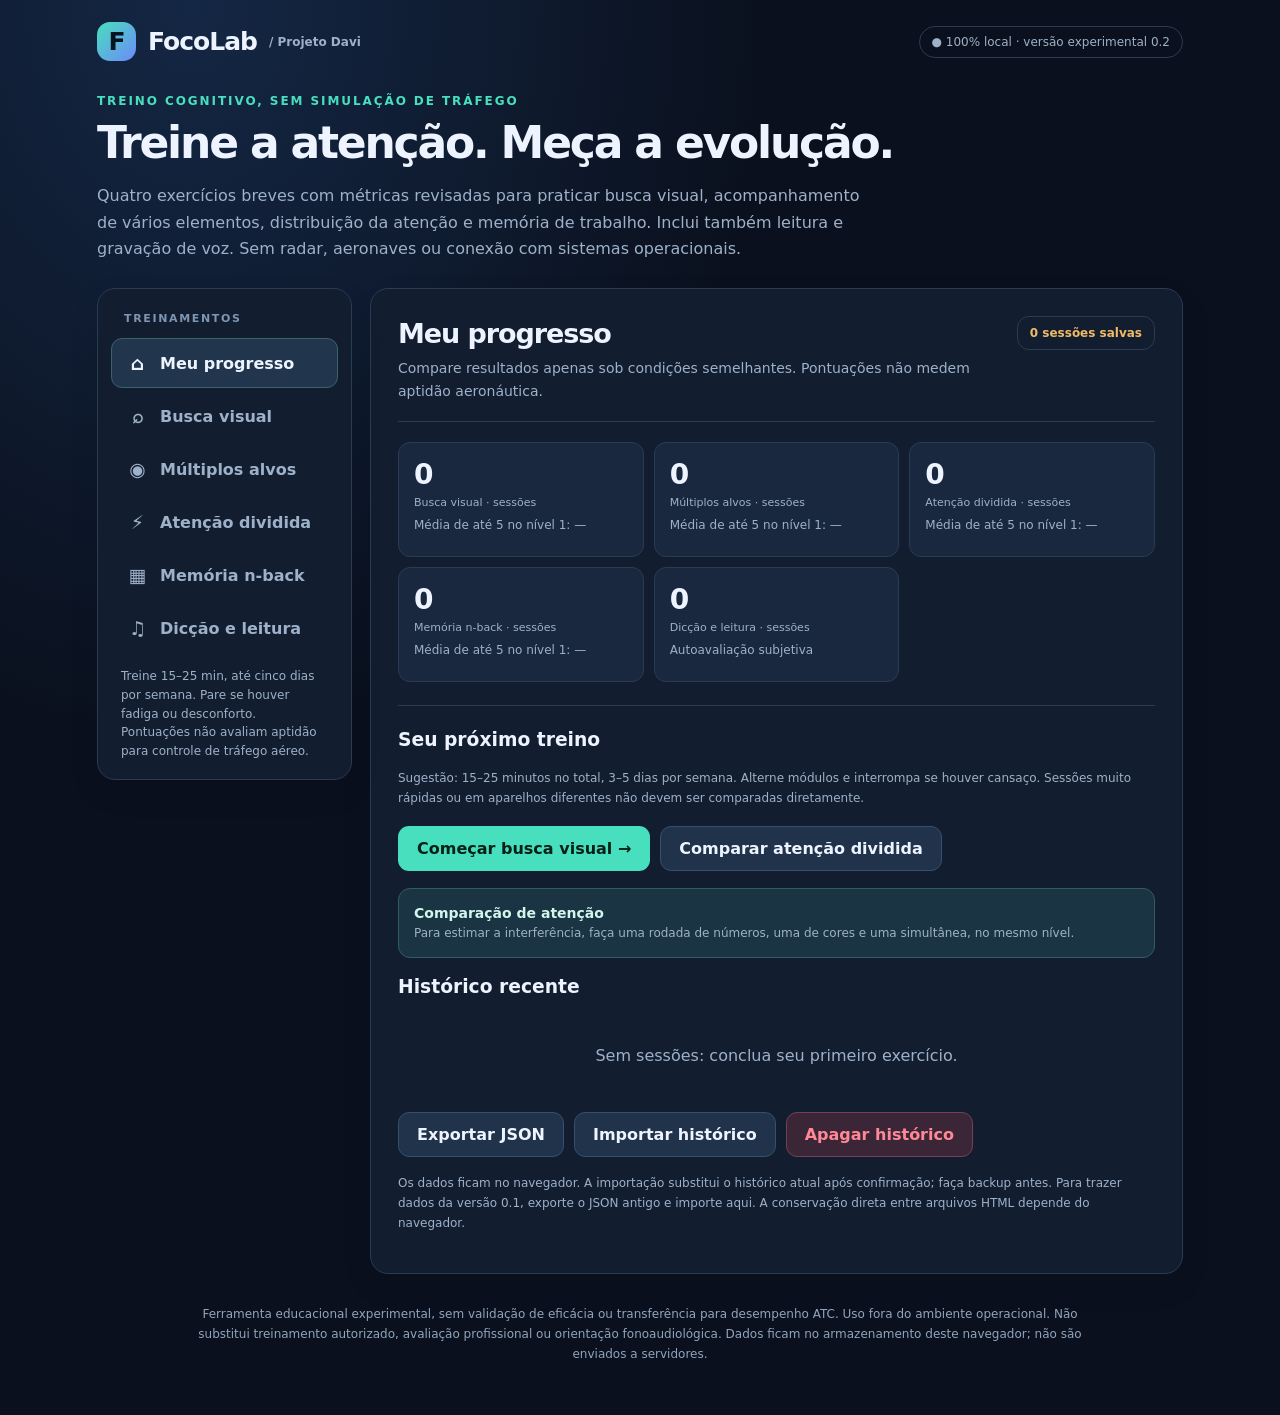
<file: focolab-android/app/src/main/assets/focolab.html>
<!doctype html>
<html lang="pt-BR">
<head>
<meta charset="UTF-8" />
<meta name="viewport" content="width=device-width,initial-scale=1" />
<meta name="color-scheme" content="dark" />
<title>FocoLab | Projeto Davi</title>
<style>
:root{--bg:#0a101d;--panel:#121d30;--panel2:#192840;--line:#2a3b54;--text:#edf4ff;--muted:#9eb1c9;--accent:#48dfbe;--gold:#f0bb67;--danger:#ff8796;--violet:#b2a6ff;--radius:18px}
*{box-sizing:border-box}body{margin:0;background:radial-gradient(ellipse at 15% 0%,#142744 0%,transparent 38%),var(--bg);color:var(--text);font-family:Inter,ui-sans-serif,system-ui,-apple-system,Segoe UI,Arial,sans-serif;min-height:100vh}button,input,select{font:inherit}button{cursor:pointer}button:focus-visible,[tabindex]:focus-visible{outline:3px solid var(--accent);outline-offset:3px}a{color:var(--accent)}.wrap{max-width:1130px;margin:auto;padding:22px 22px 50px}.top{display:flex;justify-content:space-between;align-items:center;gap:16px;flex-wrap:wrap;margin-bottom:33px}.brand{display:flex;gap:12px;align-items:center;font-weight:800;letter-spacing:-.04em;font-size:25px}.brandicon{background:linear-gradient(135deg,var(--accent),#6d8af9);color:#061421;width:39px;height:39px;border-radius:13px;display:grid;place-items:center;font-weight:900}.tag{border:1px solid var(--line);color:var(--muted);font-size:12px;border-radius:99px;padding:8px 12px}.intro{margin:0 0 26px}.eyebrow{font-size:12px;text-transform:uppercase;letter-spacing:.16em;color:var(--accent);font-weight:800}.intro h1{font-size:clamp(27px,4vw,44px);margin:10px 0;letter-spacing:-.05em;line-height:1.12}.lead{color:var(--muted);line-height:1.65;max-width:770px}.layout{display:grid;grid-template-columns:255px minmax(0,1fr);gap:18px}.panel{background:var(--panel);border:1px solid var(--line);border-radius:var(--radius);box-shadow:0 12px 34px #0001}.side{padding:13px;align-self:start;position:sticky;top:15px}.navlabel{font-size:11px;letter-spacing:.15em;text-transform:uppercase;color:#7e96b3;font-weight:800;padding:10px 13px}.navbtn{display:flex;align-items:center;gap:10px;width:100%;padding:13px;border:1px solid transparent;background:transparent;color:var(--muted);border-radius:11px;margin:3px 0;text-align:left;font-weight:700}.navbtn.active{background:#21364c;border-color:#39626d;color:var(--text)}.navbtn:hover{background:#1a2a3c}.navbtn .sym{font-size:19px;width:25px;text-align:center}.hint{margin:14px 10px 6px;font-size:12px;line-height:1.55;color:var(--muted)}.content{padding:27px;min-height:525px}.head{display:flex;gap:18px;justify-content:space-between;align-items:flex-start;flex-wrap:wrap;border-bottom:1px solid var(--line);padding-bottom:19px;margin-bottom:20px}.head h2{font-size:27px;letter-spacing:-.04em;margin:2px 0 8px}.desc{font-size:14px;line-height:1.6;color:var(--muted);max-width:580px;margin:0}.level{border:1px solid var(--line);padding:9px 12px;border-radius:12px;color:var(--gold);font-size:12px;font-weight:800;white-space:nowrap}.btn{background:var(--accent);color:#052017;font-weight:850;border:1px solid transparent;padding:12px 18px;border-radius:11px;transition:transform .1s}.btn:hover{transform:translateY(-1px)}.btn.secondary{background:#21334a;border-color:#34506d;color:var(--text)}.btn.danger{color:var(--danger);background:#3a2637;border-color:#744053}.btn:disabled{opacity:.45;cursor:default}.actions{display:flex;flex-wrap:wrap;gap:10px;align-items:center;margin:17px 0}.small{font-size:12px;color:var(--muted);line-height:1.65}.hstack{display:flex;gap:12px;align-items:center;flex-wrap:wrap}.statgrid{display:grid;grid-template-columns:repeat(3,minmax(0,1fr));gap:10px}.stat{padding:15px;background:#19283e;border:1px solid var(--line);border-radius:12px}.stat strong{font-size:24px;display:block;letter-spacing:-.04em}.stat span{font-size:11px;color:var(--muted)}.section{margin:18px 0}.sep{height:1px;background:var(--line);margin:23px 0}.message{padding:13px 15px;background:#1b3443;border:1px solid #315c66;border-radius:12px;margin:13px 0;color:#d1f7ed;font-size:14px;line-height:1.6}.warn{background:#3a3028;border-color:#635144;color:#ffdaac}.prompt{padding:14px 18px;background:var(--panel2);border-radius:12px;display:flex;align-items:center;justify-content:space-between;gap:15px;flex-wrap:wrap}.target{font-size:33px;font-weight:900;letter-spacing:.02em}.visualgrid{margin-top:16px;display:grid;grid-template-columns:repeat(var(--cols),minmax(0,1fr));gap:4px;max-width:730px}.tile{min-width:0;aspect-ratio:1;background:#1d2d45;border:1px solid #354b68;border-radius:7px;color:#fff;font-weight:850;font-size:clamp(13px,2.3vw,25px);display:grid;place-items:center;padding:0}.tile:hover{background:#2c4561}.status{font-weight:800;color:var(--accent)}.display{background:#0b1627;border:1px solid var(--line);border-radius:14px;min-height:225px;display:grid;place-items:center;margin:15px 0;padding:20px;text-align:center}.display .big{font-size:clamp(38px,7vw,66px);font-weight:900;letter-spacing:-.05em}.display small{color:var(--muted)}.dualcols{display:grid;grid-template-columns:1fr 1fr;gap:12px}.dualbox{min-height:220px;border:1px solid var(--line);background:var(--panel2);border-radius:15px;padding:22px;text-align:center;display:flex;flex-direction:column;align-items:center;justify-content:space-between}.duallabel{color:var(--muted);font-size:13px}.dualvalue{font-size:56px;font-weight:900;line-height:1.1}.bluecolor{color:#77baff}.othercolor{color:#ffc178}.kbd{font-size:11px;color:var(--muted)}.canvaswrap{width:100%;max-width:730px;margin:15px auto}#trackcanvas{width:100%;height:auto;aspect-ratio:2 / 1;background:#091322;border:1px solid #30445e;border-radius:15px;display:block;touch-action:manipulation;cursor:crosshair}.progress{height:8px;background:#26344c;overflow:hidden;border-radius:10px;margin:14px 0}.progress > div{height:100%;background:linear-gradient(90deg,var(--accent),#6d8af9);transition:width .15s;width:0}.voicequote{font-size:clamp(19px,3vw,28px);line-height:1.5;font-weight:650;background:#1a2a40;border-left:4px solid var(--gold);border-radius:8px;padding:22px}.range{width:100%;accent-color:var(--accent)}audio{width:100%;max-width:530px;margin-top:10px}.history{width:100%;border-collapse:collapse;font-size:13px}.history th,.history td{text-align:left;border-bottom:1px solid var(--line);padding:11px 8px}.history th{color:var(--muted);font-size:11px;text-transform:uppercase;letter-spacing:.07em}.ghost{opacity:.75}.footer{font-size:12px;line-height:1.7;color:#91a4bc;margin:30px auto 0;max-width:900px;text-align:center}.metricsrow{display:flex;justify-content:space-between;align-items:center;gap:12px}.minichip{border-radius:20px;background:#253448;padding:5px 9px;font-size:12px;color:#c8daf2}.toast{position:fixed;bottom:18px;right:18px;background:#255247;border:1px solid #4b8d80;border-radius:12px;padding:13px 18px;max-width:420px;box-shadow:0 15px 42px #0008;z-index:10;display:none}.toast.on{display:block}.recording{display:inline-block;width:9px;height:9px;background:#ff7186;border-radius:50%;box-shadow:0 0 0 5px #ff718622;vertical-align:middle;margin-right:5px}.tablewrap{overflow:auto}.empty{padding:30px 10px;color:var(--muted);text-align:center}@media(max-width:780px){.layout{grid-template-columns:1fr}.side{position:static;display:flex;flex-wrap:wrap;gap:4px}.navlabel,.side .hint{display:none}.navbtn{width:auto;flex:1 1 120px;padding:10px;font-size:12px;margin:0}.navbtn .sym{display:none}.content{padding:19px}.statgrid{grid-template-columns:repeat(2,1fr)}.wrap{padding:15px 12px 35px}.dualbox{min-height:180px;padding:12px}.dualvalue{font-size:45px}.tile{font-size:17px}}@media(max-width:420px){.statgrid{grid-template-columns:1fr 1fr}.intro h1{font-size:27px}.dualcols{gap:7px}.dualbox{padding:8px}.visualgrid{gap:2px}.tile{border-radius:3px;font-size:14px}.navbtn{flex-basis:105px}}
</style>
<style>
.choice{margin:8px 0 14px;padding:10px 14px;background:var(--panel2);color:var(--text);border:1px solid var(--line);border-radius:10px;min-width:230px}
.stat{min-height:115px}.stat strong{font-size:28px}.tile:disabled{cursor:not-allowed}.canvaswrap canvas{touch-action:manipulation}
@media(prefers-reduced-motion:reduce){.btn,.progress>div{transition:none}}
@media(max-width:420px){.statgrid{grid-template-columns:1fr 1fr}.stat strong{font-size:23px}.head h2{font-size:24px}.content{padding:15px}.target{font-size:27px}}
</style>
</head>
<body>
<div class="wrap">
  <header class="top"><div class="brand"><div class="brandicon">F</div> FocoLab <span style="font-size:12px;letter-spacing:0;color:var(--muted);font-weight:600">/ Projeto Davi</span></div><span class="tag">● 100% local · versão experimental 0.2</span></header>
  <section class="intro"><div class="eyebrow">Treino cognitivo, sem simulação de tráfego</div><h1>Treine a atenção. Meça a evolução.</h1><p class="lead">Quatro exercícios breves com métricas revisadas para praticar busca visual, acompanhamento de vários elementos, distribuição da atenção e memória de trabalho. Inclui também leitura e gravação de voz. Sem radar, aeronaves ou conexão com sistemas operacionais.</p></section>
  <div class="layout">
    <nav class="panel side" aria-label="Módulos">
      <div class="navlabel">Treinamentos</div>
      <button type="button" class="navbtn active" data-page="home"><span class="sym">⌂</span> Meu progresso</button>
      <button type="button" class="navbtn" data-page="scan"><span class="sym">⌕</span> Busca visual</button>
      <button type="button" class="navbtn" data-page="track"><span class="sym">◉</span> Múltiplos alvos</button>
      <button type="button" class="navbtn" data-page="dual"><span class="sym">⚡</span> Atenção dividida</button>
      <button type="button" class="navbtn" data-page="memory"><span class="sym">▦</span> Memória n-back</button>
      <button type="button" class="navbtn" data-page="voice"><span class="sym">♫</span> Dicção e leitura</button>
      <p class="hint">Treine 15–25 min, até cinco dias por semana. Pare se houver fadiga ou desconforto. Pontuações não avaliam aptidão para controle de tráfego aéreo.</p>
    </nav>
    <main id="main" class="panel content" aria-live="polite"></main>
  </div>
  <footer class="footer">Ferramenta educacional experimental, sem validação de eficácia ou transferência para desempenho ATC. Uso fora do ambiente operacional. Não substitui treinamento autorizado, avaliação profissional ou orientação fonoaudiológica. Dados ficam no armazenamento deste navegador; não são enviados a servidores.</footer>
</div>
<div id="toast" class="toast" role="status"></div>
<script>
'use strict';
const $ = (sel, root=document) => root.querySelector(sel);
const app = $('#main');
const STORE = 'davifocolab_v01'; // preserve history from 0.1
const VERSION = '0.2';
const names = {scan:'Busca visual', track:'Múltiplos alvos', dual:'Atenção dividida', memory:'Memória n-back', voice:'Dicção e leitura'};
const descriptions = {
  scan:'Localize uma combinação de forma e cor. Registre acertos, erros, omissões e latência.',
  track:'Memorize e acompanhe círculos destacados; depois confirme os alvos selecionados.',
  dual:'Compare seu desempenho em tarefa única com o desempenho ao monitorar dois fluxos.',
  memory:'Atualize uma sequência de símbolos e identifique coincidências 1-back ou 2-back.',
  voice:'Leia frases neutras, ouça sua gravação opcional e registre sua avaliação subjetiva.'
};
const defaults = () => ({sessions:[], levels:{scan:1,track:1,dual:1,memory:1}, streaks:{}});
let db = defaults(), current='home', task=null, cleanups=[], recorder=null, stream=null, audioUrl=null, recordTimer=null, recordStart=0, recordSecs=0, recordGeneration=0;
const clamp=(v,a,b)=>Math.min(b,Math.max(a,v));
const pct=v=>`${Math.round(v*100)}%`;
const fmtMs=v=>Number.isFinite(v)?`${(v/1000).toFixed(2)} s`:'—';
const escapeHTML=v=>String(v).replace(/[&<>"']/g,ch=>({'&':'&amp;','<':'&lt;','>':'&gt;','"':'&quot;',"'":'&#39;'}[ch]));
const shuffled=a=>{let b=a.slice();for(let i=b.length-1;i>0;i--){let j=Math.floor(Math.random()*(i+1));[b[i],b[j]]=[b[j],b[i]]}return b};
function toast(message){const el=$('#toast');el.textContent=message;el.classList.add('on');clearTimeout(el._t);el._t=setTimeout(()=>el.classList.remove('on'),3700)}
function validateDB(x){if(!x||typeof x!=='object'||!Array.isArray(x.sessions)||x.sessions.length>10000)throw Error('Formato inválido.');let d=defaults();d.sessions=x.sessions.filter(s=>s&&Object.hasOwn(names,s.module)&&Number.isFinite(s.score)&&s.score>=0&&s.score<=1&&Number.isFinite(Date.parse(s.date))&&s.level>=1&&s.level<=5).slice(-300).map(s=>{let o={id:String(s.id||'').slice(0,80),date:new Date(s.date).toISOString(),level:Math.trunc(s.level),score:s.score,module:s.module};for(let k of ['correct','errors','omissions','meanReactionMs','gridSize','timeoutMs','durationMs','hits','misses','falseAlarms','correctRejections','targets','objects','lagFrames','stimuli','n','selfRatedClarity','promptId','readSeconds','estimatedWpm','recordingSeconds']){if(Number.isFinite(s[k]))o[k]=s[k]}if(['both','left','right'].includes(s.mode))o.mode=s.mode;if(Array.isArray(s.perSide))o.perSide=s.perSide.slice(0,2).map(x=>({hits:Number.isFinite(x?.hits)?x.hits:0,misses:Number.isFinite(x?.misses)?x.misses:0,falseAlarms:Number.isFinite(x?.falseAlarms)?x.falseAlarms:0,rejections:Number.isFinite(x?.rejections)?x.rejections:0}));return o});for(let key of Object.keys(d.levels)){let n=Number(x.levels?.[key]);if(Number.isInteger(n))d.levels[key]=clamp(n,1,5);let st=Number(x.streaks?.[key]);if(Number.isInteger(st))d.streaks[key]=clamp(st,0,2)}return d}
function loadDB(){try{let raw=localStorage.getItem(STORE);if(raw)db=validateDB(JSON.parse(raw))}catch(e){db=defaults();console.warn('FocoLab: histórico não pôde ser lido.',e)}}
function persist(){try{localStorage.setItem(STORE,JSON.stringify(db));return true}catch(e){toast('Não foi possível salvar. Exporte os dados antes de sair.');return false}}
function timer(fn,ms,repeat=false){const id=repeat?setInterval(fn,ms):setTimeout(fn,ms);cleanups.push(()=>repeat?clearInterval(id):clearTimeout(id));return id}
function frame(fn){let running=true,raf=0;function run(t){if(!running)return;fn(t);raf=requestAnimationFrame(run)}raf=requestAnimationFrame(run);cleanups.push(()=>{running=false;cancelAnimationFrame(raf)})}
function stopAudio(discard=true){recordGeneration++;if(recordTimer){clearInterval(recordTimer);recordTimer=null}let r=recorder;recorder=null;if(r&&r.state==='recording'){r.onstop=null;try{r.stop()}catch(e){}}if(stream){stream.getTracks().forEach(t=>t.stop());stream=null}if(discard&&audioUrl){URL.revokeObjectURL(audioUrl);audioUrl=null}}
function cleanup(){cleanups.forEach(f=>{try{f()}catch(e){}});cleanups=[];task=null;stopAudio()}
function level(p){return db.levels[p]||1}
function header(p){return `<div class="head"><div><h2>${names[p]}</h2><p class="desc">${descriptions[p]}</p></div>${p!=='voice'?`<span class="level">Nível ${level(p)} / 5</span>`:''}</div>`}
function nav(page){if(!Object.hasOwn(names,page)&&page!=='home')return;cleanup();current=page;document.querySelectorAll('.navbtn').forEach(b=>b.classList.toggle('active',b.dataset.page===page));({home,scan,track,dual,memory,voice})[page]()}
document.querySelectorAll('[data-page]').forEach(b=>b.addEventListener('click',()=>nav(b.dataset.page)));
function adapt(p,score,meta){if(p==='voice'||(p==='dual'&&meta.mode!=='both'))return;let old=level(p), streak=db.streaks[p]||0;let safe=Number(meta.misses||meta.omissions||0)===0;if(score>=.87&&safe){streak++;if(streak>=2){db.levels[p]=Math.min(5,old+1);streak=0}}else if(score<.55){db.levels[p]=Math.max(1,old-1);streak=0}else streak=0;db.streaks[p]=streak;if(level(p)!==old)toast(`${names[p]}: nível ${level(p)}. Ajuste experimental.`)}
function saveSession(p,score,extra={}){let entry={id:`${Date.now()}-${Math.random().toString(16).slice(2,8)}`,date:new Date().toISOString(),module:p,score:clamp(score,0,1),level:level(p),version:VERSION,...extra};db.sessions.push(entry);db.sessions=db.sessions.slice(-300);adapt(p,score,extra);persist();return entry}
function dateFmt(value){let dt=new Date(value);return Number.isFinite(dt.valueOf())?dt.toLocaleString('pt-BR',{day:'2-digit',month:'2-digit',hour:'2-digit',minute:'2-digit'}):'—'}
function recentSame(p,l){return db.sessions.filter(s=>s.module===p&&s.level===l&&(p!=='dual'||s.mode==='both'))}
function home(){let sessions=db.sessions.slice(-10).reverse();let stats=Object.keys(names).map(p=>{let arr=db.sessions.filter(s=>s.module===p);let l=level(p);let same=recentSame(p,l);let avg=same.length?Math.round(100*same.slice(-5).reduce((a,x)=>a+x.score,0)/same.slice(-5).length):null;return `<div class="stat"><strong>${arr.length}</strong><span>${names[p]} · sessões</span><div class="small" style="margin-top:6px">${p==='voice'?'Autoavaliação subjetiva':`Média de até 5 no nível ${l}: ${avg===null?'—':`${avg}%`}`}</div></div>`}).join('');
  let dual=db.sessions.filter(x=>x.module==='dual'),recent=(mode)=>dual.filter(x=>x.mode===mode).at(-1),left=recent('left'),right=recent('right'),both=recent('both');let compare=left&&right&&both&&both.perSide&&left.level===both.level&&right.level===both.level?(()=>{let m=(o)=>{let tpr=o.hits/(o.hits+o.misses||1),tnr=o.rejections/(o.rejections+o.falseAlarms||1);return (tpr+tnr)/2},costL=left.score-m(both.perSide[0]),costR=right.score-m(both.perSide[1]);return `Nível ${both.level}: números isolados ${pct(left.score)} × simultâneos ${pct(m(both.perSide[0]))} (diferença ${Math.round(100*costL)} p.p.); cores isoladas ${pct(right.score)} × simultâneas ${pct(m(both.perSide[1]))} (diferença ${Math.round(100*costR)} p.p.). Diferença positiva indica queda ao dividir atenção. Uma rodada não é suficiente para estimar um efeito estável.`})():'Para estimar a interferência, faça uma rodada de números, uma de cores e uma simultânea, no mesmo nível.';
  app.innerHTML=`<div class="head"><div><h2>Meu progresso</h2><p class="desc">Compare resultados apenas sob condições semelhantes. Pontuações não medem aptidão aeronáutica.</p></div><span class="level">${db.sessions.length} sessões salvas</span></div><div class="statgrid">${stats}</div><div class="sep"></div><h3>Seu próximo treino</h3><p class="small">Sugestão: 15–25 minutos no total, 3–5 dias por semana. Alterne módulos e interrompa se houver cansaço. Sessões muito rápidas ou em aparelhos diferentes não devem ser comparadas diretamente.</p><div class="actions"><button class="btn" id="gotoscan">Começar busca visual →</button><button class="btn secondary" id="gotodual">Comparar atenção dividida</button></div><div class="message"><strong>Comparação de atenção</strong><div class="small">${compare}</div></div><h3>Histórico recente</h3>${sessions.length?`<div class="tablewrap"><table class="history"><thead><tr><th>Quando</th><th>Módulo</th><th>Resultado</th><th>Condição</th></tr></thead><tbody>${sessions.map(s=>`<tr><td>${dateFmt(s.date)}</td><td>${names[s.module]}</td><td>${s.module==='voice'?`${s.selfRatedClarity??'?'} / 5`:pct(s.score)}</td><td>Nível ${s.level}${s.mode?` · ${ {left:'números',right:'cores',both:'ambos'}[s.mode]||''}`:''}</td></tr>`).join('')}</tbody></table></div>`:'<div class="empty">Sem sessões: conclua seu primeiro exercício.</div>'}<div class="actions"><button class="btn secondary" id="export">Exportar JSON</button><button class="btn secondary" id="importbtn">Importar histórico</button><input id="importfile" type="file" accept=".json,application/json" hidden><button class="btn danger" id="wipe">Apagar histórico</button></div><p class="small">Os dados ficam no navegador. A importação substitui o histórico atual após confirmação; faça backup antes. Para trazer dados da versão 0.1, exporte o JSON antigo e importe aqui. A conservação direta entre arquivos HTML depende do navegador.</p>`;
  $('#gotoscan').onclick=()=>nav('scan');$('#gotodual').onclick=()=>nav('dual');$('#export').onclick=()=>{let blob=new Blob([JSON.stringify({product:'FocoLab',version:VERSION,...db},null,2)],{type:'application/json'}),url=URL.createObjectURL(blob),a=document.createElement('a');a.href=url;a.download=`focolab-backup-${new Date().toISOString().slice(0,10)}.json`;a.click();setTimeout(()=>URL.revokeObjectURL(url),2500)};
  $('#importbtn').onclick=()=>$('#importfile').click();$('#importfile').onchange=async e=>{let f=e.target.files?.[0];if(!f)return;try{if(f.size>3_000_000)throw Error('Arquivo muito grande.');let obj=JSON.parse(await f.text());if(obj.product!=='FocoLab')throw Error('Este arquivo não é um backup FocoLab.');let imported=validateDB(obj);if(confirm(`Substituir ${db.sessions.length} sessões por ${imported.sessions.length} do arquivo? Faça backup antes.`)){db=imported;persist();home();toast('Histórico importado.') }}catch(err){toast('Importação rejeitada: '+err.message)}finally{if($('#importfile'))$('#importfile').value=''}};
  $('#wipe').onclick=()=>{if(confirm('Apagar todo o histórico e reiniciar níveis deste navegador? A ação não pode ser desfeita.')){db=defaults();persist();home()}};
}
// Busca visual: tempo limite por rodada, com omissões explícitas.
const shapes=['●','◆','▲','■','★','✚'], colors=['#f0bb67','#61d9e9','#cf99ef','#79d7a4','#fa91a0'];
function scan(){app.innerHTML=header('scan')+`<p class="small">Selecione a forma e cor idênticas ao alvo. Cada rodada tem tempo limite. Cliques incorretos e alvos não encontrados contam separadamente.</p><div class="actions"><button class="btn" id="scanstart">Iniciar 12 rodadas</button><span class="status" id="scanstatus">Pronto</span></div><div id="scanzone"></div>`;$('#scanstart').onclick=beginScan}
function beginScan(){if(task)return;let l=level('scan');task={type:'scan',level:l,total:12,index:0,correct:0,errors:0,omissions:0,rts:[],start:performance.now(),timeoutMs:12000+2000*l};$('#scanstart').disabled=true;nextScan()}
function nextScan(){let a=task;if(!a||a.type!=='scan'||current!=='scan')return; if(a.index>=a.total)return endScan();a.index++;let n=4+a.level,targetIndex=Math.floor(Math.random()*n*n),s0=Math.floor(Math.random()*shapes.length),c0=Math.floor(Math.random()*colors.length);let tiles=[];for(let i=0;i<n*n;i++){let s=s0,c=c0;if(i!==targetIndex){if(Math.random()<.5){c=(c+1+Math.floor(Math.random()*(colors.length-1)))%colors.length}else if(Math.random()<.8){s=(s+1+Math.floor(Math.random()*(shapes.length-1)))%shapes.length}else{s=(s+1+Math.floor(Math.random()*(shapes.length-1)))%shapes.length;c=(c+1+Math.floor(Math.random()*(colors.length-1)))%colors.length}}tiles.push(`<button type="button" class="tile" data-idx="${i}" aria-label="Elemento ${i+1}: símbolo ${shapes[s]}" style="color:${colors[c]}">${shapes[s]}</button>`)}a.targetIndex=targetIndex;a.trialComplete=false;$('#scanstatus').textContent=`Rodada ${a.index} / ${a.total}`;$('#scanzone').innerHTML=`<div class="prompt"><div><span class="small">Acertos: ${a.correct} · Erros: ${a.errors} · Omissões: ${a.omissions}</span><div>Encontre exatamente:</div></div><span class="target" style="color:${colors[c0]}">${shapes[s0]}</span><span class="minichip" id="scantime" aria-live="off">${Math.ceil(a.timeoutMs/1000)} s</span></div><div class="visualgrid" style="--cols:${n}">${tiles.join('')}</div>`;let begun=performance.now();const onTick=()=>{if(task!==a||a.trialComplete)return;let remains=a.timeoutMs-(performance.now()-begun);let out=$('#scantime');if(out)out.textContent=`${Math.max(0,Math.ceil(remains/1000))} s`;if(remains<=0){a.trialComplete=true;a.omissions++;nextScan()}};let tickId=setInterval(onTick,100);cleanups.push(()=>clearInterval(tickId));$('#scanzone').querySelectorAll('[data-idx]').forEach(el=>el.onclick=()=>{if(task!==a||a.trialComplete)return;let idx=Number(el.dataset.idx);if(idx===targetIndex){a.trialComplete=true;a.correct++;a.rts.push(performance.now()-begun);clearInterval(tickId);nextScan()}else{a.errors++;el.disabled=true;el.style.opacity='.35'}})}
function endScan(){let a=task;if(!a)return;let mean=a.rts.length?Math.round(a.rts.reduce((s,n)=>s+n,0)/a.rts.length):null,score=clamp((a.correct-a.errors*.25)/a.total,0,1);saveSession('scan',score,{correct:a.correct,errors:a.errors,omissions:a.omissions,meanReactionMs:mean,gridSize:4+a.level,timeoutMs:a.timeoutMs,durationMs:Math.round(performance.now()-a.start)});task=null;cleanups.forEach(f=>f());cleanups=[];$('#scanstart').disabled=false;$('#scanstart').textContent='Repetir';$('#scanstatus').textContent='Concluído';$('#scanzone').innerHTML=`<div class="message"><strong>Pontuação experimental: ${pct(score)}</strong><div>Acertos ${a.correct}/${a.total} · Erros ${a.errors} · Omissões ${a.omissions} · Tempo médio dos acertos ${fmtMs(mean)}.</div><div class="small">Pontuação = (acertos − 0,25 × erros) ÷ 12, limitada entre 0 e 100%. Compare apenas grades e limites equivalentes.</div></div>`}
// Acompanhamento: posições físicas separadas, alvos aleatórios e confirmação manual.
function track(){app.innerHTML=header('track')+`<p class="small">Memorize os círculos com borda dourada por 2 s. Acompanhe durante 7 s. Selecione os alvos quando pararem e clique Confirmar para pontuar. Se movimentos rápidos causarem desconforto, interrompa o exercício.</p><div class="actions"><button class="btn" id="trackstart">Iniciar rodada</button><button class="btn secondary" id="trackconfirm" disabled>Confirmar seleção</button><span class="status" id="tracklabel">Pronto</span></div><div class="canvaswrap"><canvas id="trackcanvas" width="720" height="360" aria-label="Círculos em movimento; exercício visual requer mouse ou toque"></canvas></div><div id="trackresults" class="small">O exercício exige percepção visual; ainda não há alternativa acessível para leitores de tela.</div>`;$('#trackstart').onclick=beginTrack;$('#trackconfirm').onclick=confirmTrack;drawEmptyTrack()}
function drawEmptyTrack(){let c=$('#trackcanvas'),ctx=c?.getContext('2d');if(!ctx)return;ctx.clearRect(0,0,720,360);ctx.fillStyle='#a9bdd6';ctx.textAlign='center';ctx.font='18px system-ui';ctx.fillText('Clique em “Iniciar rodada”',360,180)}
function paintTrack(a){let c=$('#trackcanvas');if(!c)return;let ctx=c.getContext('2d');ctx.fillStyle='#0b1628';ctx.fillRect(0,0,720,360);a.balls.forEach((b,i)=>{ctx.beginPath();ctx.arc(b.x,b.y,16,0,2*Math.PI);ctx.fillStyle=b.selected?'#53debb':'#7faed1';ctx.fill();ctx.lineWidth=4;ctx.strokeStyle=a.phase==='preview'&&b.target?'#f0bb67':b.selected?'#dcffef':'#d0e1f0';ctx.stroke();if(a.phase==='done'){ctx.font='bold 16px system-ui';ctx.textAlign='center';ctx.fillStyle=b.target?'#f0bb67':'#9eb1c9';ctx.fillText(b.target?'✓':'',b.x,b.y-22)}})}
function beginTrack(){if(task)return;let l=level('track'),count=5+l,targets=l>=4?3:2,balls=[],indices=new Set(shuffled(Array.from({length:count},(_,i)=>i)).slice(0,targets));for(let i=0;i<count;i++){let px=40,py=40;for(let att=0;att<300;att++){px=35+Math.random()*650;py=35+Math.random()*290;if(balls.every(b=>Math.hypot(b.x-px,b.y-py)>55))break}let angle=Math.random()*2*Math.PI,speed=40+l*8;balls.push({x:px,y:py,vx:Math.cos(angle)*speed,vy:Math.sin(angle)*speed,target:indices.has(i),selected:false})}let a={type:'track',level:l,balls,targets,phase:'preview',started:performance.now(),lagFrames:0};task=a;$('#trackstart').disabled=true;$('#trackconfirm').disabled=true;$('#tracklabel').textContent='Memorize · 2 s';$('#trackresults').textContent='Observe os círculos destacados.';paintTrack(a);timer(()=>{if(task!==a)return;a.phase='move';$('#tracklabel').textContent='Acompanhe · 7 s';let last=performance.now(),start=last;frame(t=>{if(task!==a||a.phase!=='move')return;if(t-start>=7000){a.phase='select';$('#tracklabel').textContent=`Selecione ${a.targets} círculos`;$('#trackresults').textContent='Toque para marcar ou desmarcar. Depois clique em Confirmar seleção.';paintTrack(a);$('#trackcanvas').onclick=e=>selectTrack(e,a);return}let dt=Math.min(.05,(t-last)/1000);if((t-last)>80)a.lagFrames++;last=t;for(let b of a.balls){b.x+=b.vx*dt;b.y+=b.vy*dt;if(b.x<20){b.x=20;b.vx=Math.abs(b.vx)}else if(b.x>700){b.x=700;b.vx=-Math.abs(b.vx)}if(b.y<20){b.y=20;b.vy=Math.abs(b.vy)}else if(b.y>340){b.y=340;b.vy=-Math.abs(b.vy)}}// soft separation while moving, preventing ambiguous final clicks
for(let i=0;i<a.balls.length;i++)for(let j=i+1;j<a.balls.length;j++){let b=a.balls[i],c=a.balls[j],dx=b.x-c.x,dy=b.y-c.y,dist=Math.hypot(dx,dy)||.001;if(dist<38){let nx=dx/dist,ny=dy/dist,d=(38-dist)/2;b.x=clamp(b.x+nx*d,20,700);b.y=clamp(b.y+ny*d,20,340);c.x=clamp(c.x-nx*d,20,700);c.y=clamp(c.y-ny*d,20,340);let vx=b.vx,vy=b.vy;b.vx=c.vx;b.vy=c.vy;c.vx=vx;c.vy=vy}}paintTrack(a)})},2000)}
function selectTrack(e,a){if(task!==a||a.phase!=='select')return;let r=e.currentTarget.getBoundingClientRect(),x=(e.clientX-r.left)*720/r.width,y=(e.clientY-r.top)*360/r.height,nearest=a.balls.map(b=>({b,dist:Math.hypot(b.x-x,b.y-y)})).sort((u,v)=>u.dist-v.dist)[0];if(nearest.dist>23)return;nearest.b.selected=!nearest.b.selected;let n=a.balls.filter(b=>b.selected).length;$('#trackconfirm').disabled=n!==a.targets;$('#trackresults').textContent=`Selecionados: ${n}/${a.targets}. Confirme apenas quando tiver certeza.`;paintTrack(a)}
function confirmTrack(){let a=task;if(!a||a.type!=='track'||a.phase!=='select'||a.balls.filter(b=>b.selected).length!==a.targets)return;a.phase='done';let hits=a.balls.filter(b=>b.target&&b.selected).length,score=hits/a.targets;saveSession('track',score,{hits,targets:a.targets,objects:a.balls.length,lagFrames:a.lagFrames,durationMs:Math.round(performance.now()-a.started)});paintTrack(a);$('#trackcanvas').onclick=null;task=null;cleanups.forEach(f=>f());cleanups=[];$('#trackstart').disabled=false;$('#trackstart').textContent='Nova rodada';$('#trackconfirm').disabled=true;$('#tracklabel').textContent='Concluído';$('#trackresults').innerHTML=`<div class="message"><strong>${hits}/${a.targets} alvos identificados (${pct(score)}).</strong><div class="small">✓ indica os alvos originais. Quedas de desempenho também podem refletir tamanho de tela e fluidez: ${a.lagFrames} intervalos de animação longos.</div></div>`}
// Atenção dividida: condições simples e simultânea com estímulos balanceados.
function dual(){app.innerHTML=header('dual')+`<p class="small">Números: pressione A para ímpares. Círculos: pressione L para azuis. Use uma condição por vez, incluindo a simultânea. São 24 estímulos com proporções iguais de alvos e não alvos em cada fluxo.</p><label for="dualmode">Condição:</label><select id="dualmode" class="choice"><option value="left">Somente números</option><option value="right">Somente cores</option><option value="both" selected>Ambos ao mesmo tempo</option></select><div class="actions"><button class="btn" id="dualstart">Iniciar 24 estímulos</button><span id="dualstatus" class="status">Pronto</span></div><div class="dualcols"><div class="dualbox"><span class="duallabel">ESQUERDA · ímpares</span><span class="dualvalue" id="leftnum">—</span><button class="btn secondary" id="leftbtn" disabled>A · Ímpar</button><span class="kbd">Tecla A</span></div><div class="dualbox"><span class="duallabel">DIREITA · círculo azul</span><span class="dualvalue" id="rightcolor">—</span><button class="btn secondary" id="rightbtn" disabled>L · Azul</button><span class="kbd">Tecla L</span></div></div><div class="progress"><div id="dualbar"></div></div><div id="dualresult" class="small">Para comparar condições, mantenha o mesmo dispositivo e nível de dificuldade.</div>`;$('#dualstart').onclick=beginDual;$('#leftbtn').onclick=()=>pressDual(0);$('#rightbtn').onclick=()=>pressDual(1);$('#dualmode').onchange=e=>{$('#dualresult').textContent='Condição selecionada: '+e.target.selectedOptions[0].textContent}}
function beginDual(){if(task)return;let mode=$('#dualmode').value,l=level('dual'),total=24,left=shuffled(Array(12).fill(true).concat(Array(12).fill(false))),right=shuffled(Array(12).fill(true).concat(Array(12).fill(false))),stim=Array.from({length:total},(_,i)=>({n:left[i]?[1,3,5,7,9][Math.floor(Math.random()*5)]:[0,2,4,6,8][Math.floor(Math.random()*5)],blue:right[i]})),a={type:'dual',level:l,mode,total,stim,index:-1,hits:0,misses:0,falseAlarms:0,rejections:0,rt:[],answered:[false,false],expected:[false,false],perSide:[{hits:0,misses:0,falseAlarms:0,rejections:0},{hits:0,misses:0,falseAlarms:0,rejections:0}],started:performance.now()};task=a;$('#dualstart').disabled=true;$('#dualmode').disabled=true;advanceDual();let interval=clamp(2250-l*140,1200,2200);timer(advanceDual,interval,true)}
function scoreDual(a){if(a.index<0)return;for(let side=0;side<2;side++){if(a.mode==='left'&&side===1||a.mode==='right'&&side===0)continue;let expected=a.expected[side],pressed=a.answered[side];if(expected&&pressed){a.hits++;a.perSide[side].hits++}else if(expected){a.misses++;a.perSide[side].misses++}else if(pressed){a.falseAlarms++;a.perSide[side].falseAlarms++}else{a.rejections++;a.perSide[side].rejections++}}}
function advanceDual(){let a=task;if(!a||a.type!=='dual'||current!=='dual')return;scoreDual(a);a.index++;if(a.index>=a.total){endDual();return}let {n,blue}=a.stim[a.index];a.expected=[n%2===1,blue];a.answered=[false,false];a.t0=performance.now();$('#leftnum').textContent=a.mode==='right'?'—':n;$('#rightcolor').innerHTML=a.mode==='left'?'—':`<span style="color:${blue?'#77baff':'#ffc178'}" aria-label="${blue?'Azul':'Laranja'}">${blue?'●':'◯'}</span>`;$('#dualstatus').textContent=`Estímulo ${a.index+1}/${a.total}`;$('#dualbar').style.width=`${100*(a.index+1)/a.total}%`;$('#leftbtn').disabled=a.mode==='right';$('#rightbtn').disabled=a.mode==='left';$('#leftbtn').style.opacity='1';$('#rightbtn').style.opacity='1'}
function pressDual(side){let a=task;if(!a||a.type!=='dual'||a.index<0||a.answered[side]||(a.mode==='left'&&side===1)||(a.mode==='right'&&side===0))return;a.answered[side]=true;if(a.expected[side])a.rt.push(performance.now()-a.t0);$(side===0?'#leftbtn':'#rightbtn').style.opacity='.5'}
function endDual(){let a=task;if(!a)return;let sensitivity=a.hits/(a.hits+a.misses||1),specificity=a.rejections/(a.rejections+a.falseAlarms||1),score=(sensitivity+specificity)/2,mean=a.rt.length?Math.round(a.rt.reduce((sum,n)=>sum+n,0)/a.rt.length):null;saveSession('dual',score,{mode:a.mode,perSide:a.perSide,hits:a.hits,misses:a.misses,falseAlarms:a.falseAlarms,correctRejections:a.rejections,meanReactionMs:mean,stimuli:a.total,durationMs:Math.round(performance.now()-a.started)});task=null;cleanups.forEach(f=>f());cleanups=[];$('#dualstart').disabled=false;$('#dualmode').disabled=false;$('#leftbtn').disabled=true;$('#rightbtn').disabled=true;$('#dualstart').textContent='Repetir';$('#dualstatus').textContent='Concluído';$('#dualresult').innerHTML=`<div class="message"><strong>Precisão balanceada ${pct(score)}</strong><div>Acertos ${a.hits}, omissões ${a.misses}, alarmes falsos ${a.falseAlarms}, rejeições corretas ${a.rejections}. Latência média ${fmtMs(mean)}.</div><div class="small">Condição: ${ {left:'números',right:'cores',both:'simultânea'}[a.mode]}. Não compare pontuações de condições diferentes como se fossem a mesma medida.</div></div>`}
// N-back: número de alvos controlado para dar interpretação mínima aos índices de sensibilidade.
function memory(){let n=level('memory')<=2?1:2;app.innerHTML=header('memory')+`<p class="small">${n}-back: pressione “Coincide” ou Espaço quando o símbolo for igual ao de ${n} posição${n>1?'ões':''} antes. São 20 símbolos, com 6 coincidências planejadas. Evite adivinhar.</p><div class="actions"><button class="btn" id="memstart">Iniciar 20 símbolos</button><button class="btn secondary" id="membtn" disabled>Coincide · Espaço</button><span id="memstatus" class="status">Pronto</span></div><div class="display"><div><div class="big" id="memsymbol">?</div><small id="memhelper">Observe os símbolos.</small></div></div><div class="progress"><div id="membar"></div></div><div id="memresult" class="small">Concentre-se na precisão. A comparação depende do valor N e do intervalo.</div>`;$('#memstart').onclick=beginMemory;$('#membtn').onclick=pressMemory}
function beginMemory(){if(task)return;let l=level('memory'),n=l<=2?1:2,icons=['◆','●','■','▲','✚','★'],count=20,targets=new Set(shuffled(Array.from({length:count-n},(_,i)=>i+n)).slice(0,6)),seq=[];for(let i=0;i<count;i++){if(targets.has(i)){seq.push(seq[i-n])}else{let avoid=i>=n?seq[i-n]:null,pool=icons.filter(x=>x!==avoid);seq.push(pool[Math.floor(Math.random()*pool.length)])}}task={type:'memory',level:l,n,seq,index:-1,pressed:false,hits:0,misses:0,falseAlarms:0,rejections:0,started:performance.now()};$('#memstart').disabled=true;$('#membtn').disabled=false;advanceMemory();timer(advanceMemory,clamp(2350-l*130,1350,2300),true)}
function advanceMemory(){let a=task;if(!a||a.type!=='memory'||current!=='memory')return;if(a.index>=a.n){let match=a.seq[a.index]===a.seq[a.index-a.n];if(match&&a.pressed)a.hits++;else if(match)a.misses++;else if(a.pressed)a.falseAlarms++;else a.rejections++}a.index++;if(a.index>=a.seq.length)return endMemory();a.pressed=false;$('#memsymbol').textContent=a.seq[a.index];$('#memstatus').textContent=`${a.index+1}/${a.seq.length}`;$('#membar').style.width=`${100*(a.index+1)/a.seq.length}%`;$('#memhelper').textContent=a.index<a.n?'Memorize':'Pressione apenas se coincidir';$('#membtn').style.opacity='1'}
function pressMemory(){let a=task;if(!a||a.type!=='memory'||a.index<a.n||a.pressed)return;a.pressed=true;$('#membtn').style.opacity='.5'}
function endMemory(){let a=task;if(!a)return;let tpr=a.hits/(a.hits+a.misses||1),tnr=a.rejections/(a.rejections+a.falseAlarms||1),score=(tpr+tnr)/2;saveSession('memory',score,{n:a.n,hits:a.hits,misses:a.misses,falseAlarms:a.falseAlarms,correctRejections:a.rejections,stimuli:a.seq.length,durationMs:Math.round(performance.now()-a.started)});task=null;cleanups.forEach(f=>f());cleanups=[];$('#memstart').disabled=false;$('#memstart').textContent='Repetir';$('#membtn').disabled=true;$('#memstatus').textContent='Concluído';$('#memresult').innerHTML=`<div class="message"><strong>Precisão balanceada ${pct(score)}</strong><div>Alvos identificados ${a.hits}/6 · Omissões ${a.misses} · Alarmes falsos ${a.falseAlarms}. </div><div class="small">Desempenho em ${a.n}-back; não indica automaticamente aumento geral de memória ou aptidão profissional.</div></div>`}
document.addEventListener('keydown',event=>{if(event.repeat||['INPUT','TEXTAREA','SELECT'].includes(event.target?.tagName))return;if(current==='dual'&&task?.type==='dual'){let k=event.key.toLowerCase();if(k==='a'||k==='l'){event.preventDefault();pressDual(k==='a'?0:1)}}else if(current==='memory'&&task?.type==='memory'&&event.code==='Space'){event.preventDefault();pressMemory()}});
// Voz: ritmo medido por temporizador manual, autoavaliação explicita; sem alegação de ASR/dicção.
const voiceTexts=[
  'Quatro, sete, dois. Faça uma pausa. Nove, um, seis. Fale com clareza e articule cada número.',
  'A janela azul está à esquerda da porta. O livro vermelho está sobre a mesa. Descreva cada informação com calma.',
  'Trinta e três pratos prateados. Três pratos grandes, trinta pratos pequenos. Mantenha a articulação sem exagerar a velocidade.',
  'Na sequência: oito, três, cinco, sete e dois. Depois: quatro, nove, um, seis e zero.'
];
let voiceRound=0,voiceReadStart=null,voiceReadSeconds=null;
function voice(){voiceReadStart=null;voiceReadSeconds=null;recordSecs=0;app.innerHTML=header('voice')+`<p class="small">Exercício de leitura, não de fraseologia aeronáutica. O cronômetro mede ritmo aproximado; a clareza é autoavaliada. Não existe avaliação automática de dicção nesta versão.</p><div class="voicequote" id="voicetext">${escapeHTML(voiceTexts[voiceRound])}</div><div class="actions"><button class="btn secondary" id="newvoice">Trocar texto</button><button class="btn" id="readstart">Iniciar leitura</button><button class="btn secondary" id="readstop" disabled>Terminei de ler</button><span class="status" id="readout">Não cronometrado</span></div><div class="actions"><button class="btn secondary" id="record">● Gravar voz</button><button class="btn secondary" id="stoprecord" disabled>■ Parar gravação</button></div><div id="voicestatus" class="small">Microfone opcional, sem envio de áudio à internet. A gravação não é armazenada no histórico.</div><div id="audiobox"></div><div class="sep"></div><label for="clarity">Clareza percebida: <b id="claritynum">3/5</b></label><input class="range" type="range" id="clarity" min="1" max="5" value="3"><p class="small">1 = difícil para você compreender; 5 = muito claro para você. Autopercepção não substitui avaliação de inteligibilidade por um ouvinte.</p><div class="actions"><button class="btn" id="savevoice">Salvar autoavaliação</button></div><div id="voiceresult"></div>`;
  $('#newvoice').onclick=()=>{stopAudio();voiceRound=(voiceRound+1)%voiceTexts.length;voiceReadStart=null;voiceReadSeconds=null;recordSecs=0;$('#voicetext').textContent=voiceTexts[voiceRound];$('#audiobox').replaceChildren();$('#readout').textContent='Não cronometrado';$('#readstart').disabled=false;$('#readstop').disabled=true;$('#record').disabled=false;$('#stoprecord').disabled=true;$('#voicestatus').textContent='Texto trocado. O áudio anterior foi descartado.'};
  $('#readstart').onclick=()=>{voiceReadStart=performance.now();voiceReadSeconds=null;$('#readstart').disabled=true;$('#readstop').disabled=false;$('#readout').textContent='Lendo…'};
  $('#readstop').onclick=()=>{if(voiceReadStart===null)return;voiceReadSeconds=(performance.now()-voiceReadStart)/1000;voiceReadStart=null;$('#readstart').disabled=false;$('#readstop').disabled=true;let count=voiceTexts[voiceRound].trim().split(/\s+/).length,wpm=voiceReadSeconds>0?Math.round(60*count/voiceReadSeconds):null;$('#readout').textContent=`${voiceReadSeconds.toFixed(1)} s · ~${wpm} palavras/min`;};
  $('#record').onclick=startAudio;$('#stoprecord').onclick=finishAudio;
  $('#clarity').oninput=e=>$('#claritynum').textContent=e.target.value+'/5';
  $('#savevoice').onclick=()=>{let rating=Number($('#clarity').value),words=voiceTexts[voiceRound].trim().split(/\s+/).length,wpm=voiceReadSeconds&&voiceReadSeconds>.2?Math.round(60*words/voiceReadSeconds):null;saveSession('voice',rating/5,{selfRatedClarity:rating,promptId:voiceRound,readSeconds:voiceReadSeconds,estimatedWpm:wpm,recordingSeconds:recordSecs});$('#voiceresult').innerHTML=`<div class="message">Autoavaliação ${rating}/5 salva${wpm===null?'.':` · ritmo estimado ${wpm} palavras/min.`}<div class="small">Não é uma nota objetiva de inteligibilidade e não há meta universal de velocidade de fala.</div></div>`}
}
async function startAudio(){if(recorder?.state==='recording')return;if(!navigator.mediaDevices?.getUserMedia||!window.MediaRecorder){$('#voicestatus').textContent='Gravação não disponível neste navegador/contexto. Continue sem microfone.';return}let gen=++recordGeneration;stopAudio();gen=recordGeneration;try{let s=await navigator.mediaDevices.getUserMedia({audio:true});if(current!=='voice'||gen!==recordGeneration){s.getTracks().forEach(t=>t.stop());return}stream=s;let chunks=[],r=new MediaRecorder(stream);recorder=r;recordSecs=0;recordStart=performance.now();if(audioUrl){URL.revokeObjectURL(audioUrl);audioUrl=null}$('#audiobox').replaceChildren();r.ondataavailable=e=>{if(e.data.size)chunks.push(e.data)};r.onstop=()=>{if(gen!==recordGeneration||current!=='voice')return;recordSecs=Math.max(1,Math.round((performance.now()-recordStart)/1000));if(chunks.length){let blob=new Blob(chunks,{type:r.mimeType||chunks[0].type||'audio/webm'});audioUrl=URL.createObjectURL(blob);let area=$('#audiobox');area.replaceChildren();let player=document.createElement('audio');player.controls=true;player.src=audioUrl;area.append(player);let label=document.createElement('p');label.className='small';label.textContent='Reproduza para se ouvir. O áudio será descartado ao trocar de texto ou sair deste módulo.';area.append(label)}if(stream){stream.getTracks().forEach(t=>t.stop());stream=null}};r.start();$('#record').disabled=true;$('#stoprecord').disabled=false;$('#voicestatus').textContent='Gravando… 0 s';recordTimer=setInterval(()=>{if(current==='voice')$('#voicestatus').textContent=`Gravando… ${Math.floor((performance.now()-recordStart)/1000)} s`},350)}catch(e){if(gen===recordGeneration&&current==='voice')$('#voicestatus').textContent='Não foi possível acessar o microfone. Continue sem gravação.';if(stream){stream.getTracks().forEach(t=>t.stop());stream=null}}}
function finishAudio(){let r=recorder;if(!r||r.state!=='recording')return;if(recordTimer){clearInterval(recordTimer);recordTimer=null}$('#record').disabled=false;$('#stoprecord').disabled=true;$('#voicestatus').textContent='Gravação encerrada. Aguarde a reprodução aparecer.';try{r.stop()}catch(e){$('#voicestatus').textContent='Falha ao encerrar a gravação.'}}
window.addEventListener('pagehide',()=>cleanup());
document.addEventListener('visibilitychange',()=>{if(document.hidden&&task&&['scan','track','dual','memory'].includes(current)){let page=current;nav(page);toast('Exercício cancelado ao trocar de aba. Recomece para manter medidas comparáveis.')}});
loadDB();nav('home');

</script>
</body>
</html>
</file>
